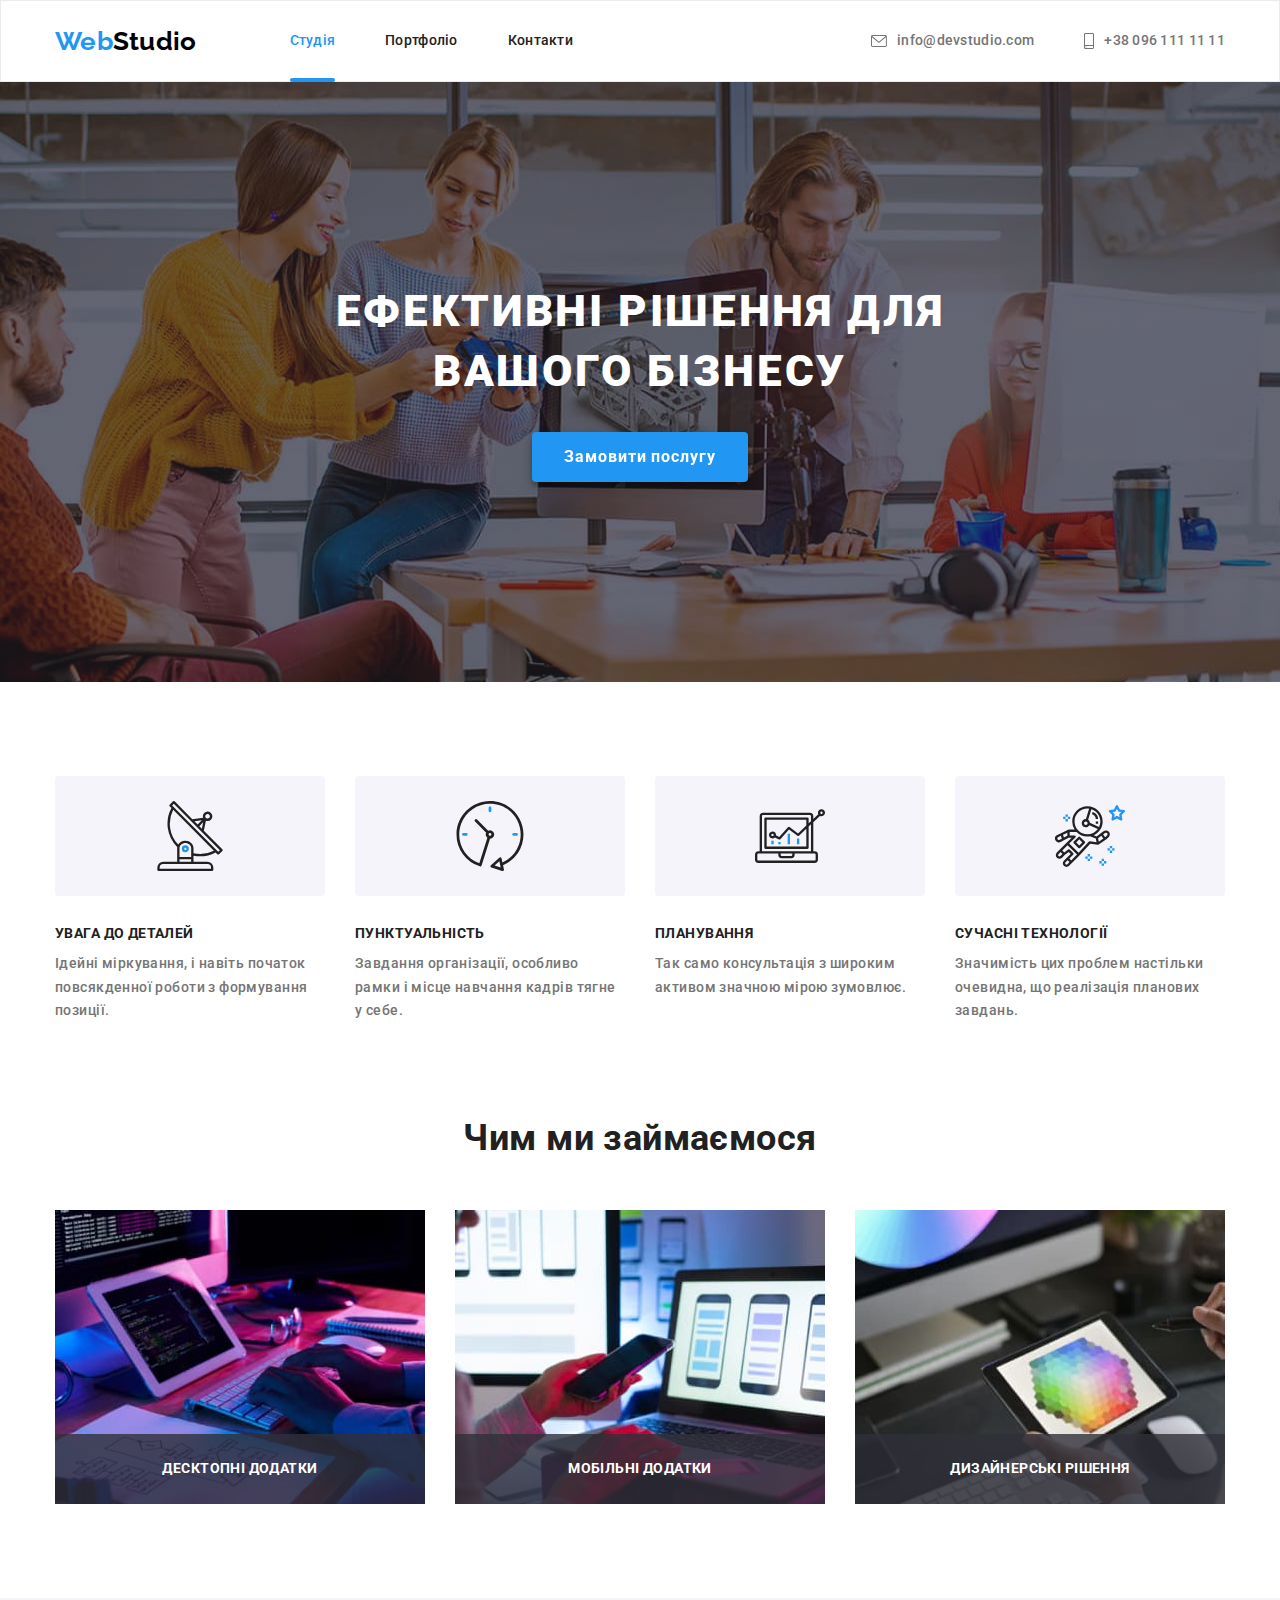
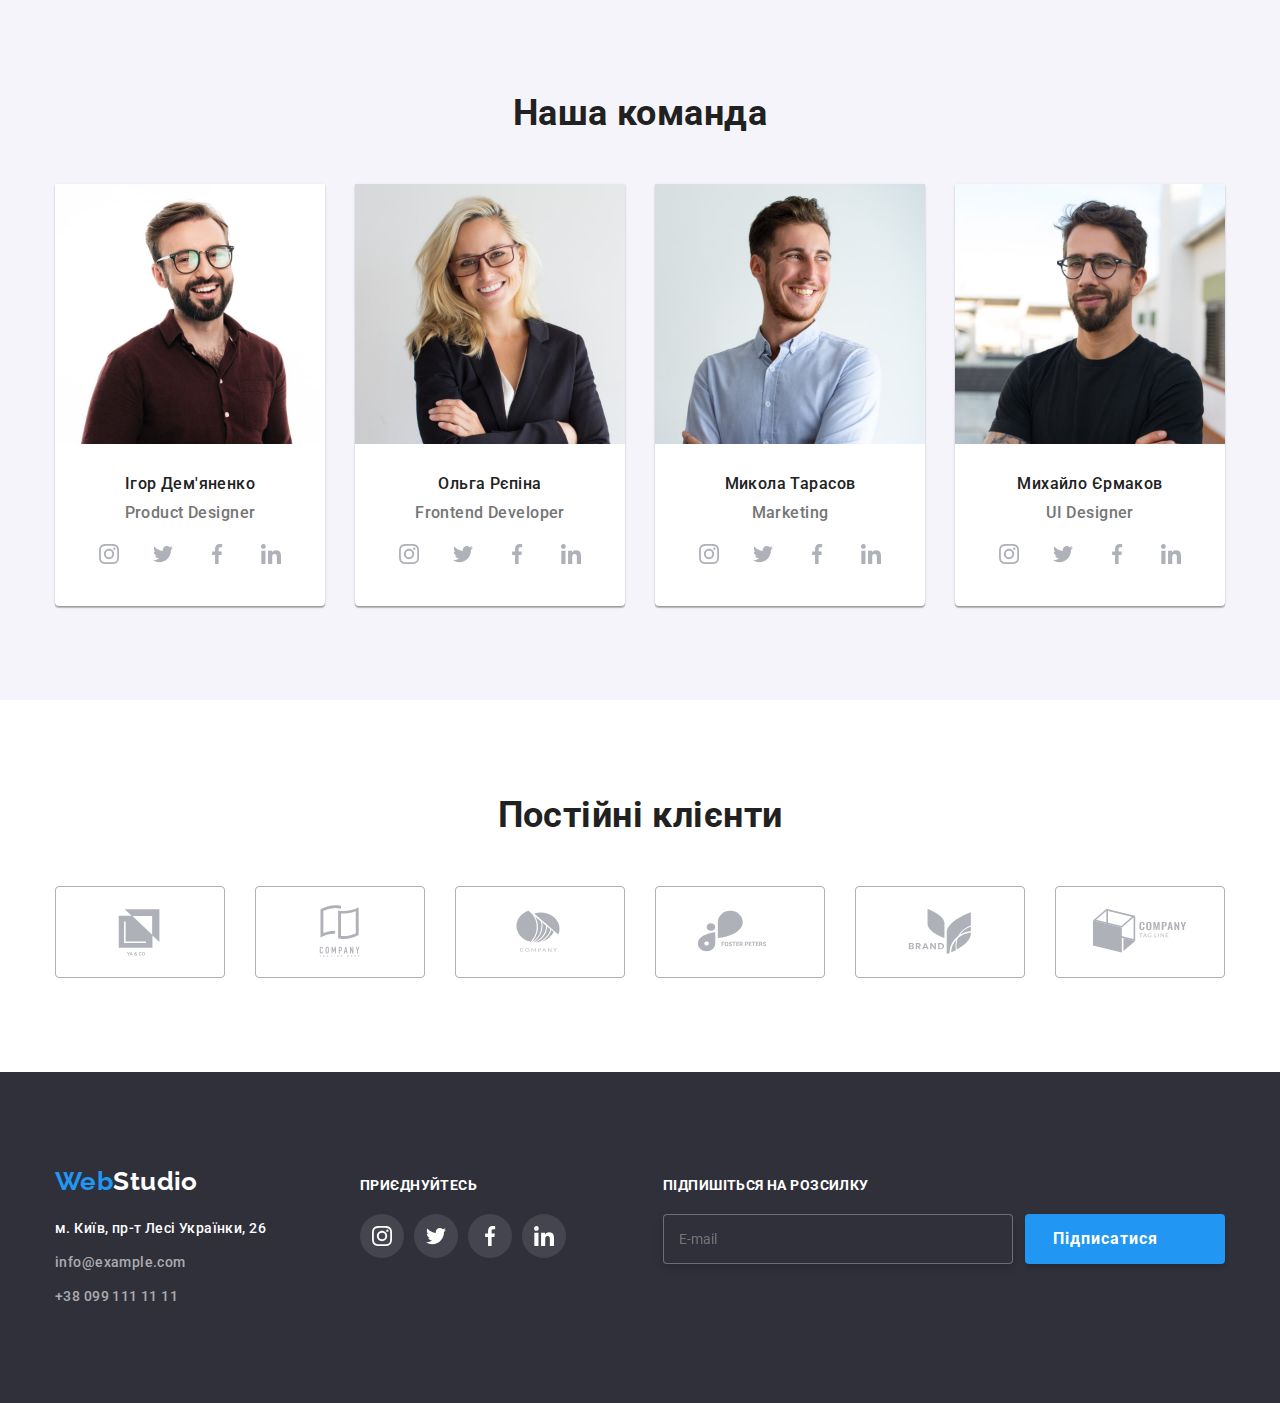
<file: index.html>
<!DOCTYPE html>
<html lang="uk">
  <head>
    <meta charset="UTF-8" />
    <meta http-equiv="X-UA-Compatible" content="IE=edge" />
    <meta name="viewport" content="width=device-width, initial-scale=1.0" />
    <title>WebStudio</title>
    <link rel="preconnect" href="https://fonts.googleapis.com" />
    <link rel="preconnect" href="https://fonts.gstatic.com" crossorigin />
    <link
      href="https://fonts.googleapis.com/css2?family=Raleway:wght@700&family=Roboto:wght@400;500;700;900&display=swap"
      rel="stylesheet"
    />
    <link rel="stylesheet" href="./css/modern-normalize.css" />
    <link rel="stylesheet" href="./css/styles.css" />
  </head>
  <body>
    <!-- Main navigation -->

    <header class="page-header">
      <div class="container page-header-container">
        <nav class="main-nav">
          <a class="page-logo-header" href="./index.html"
            >Web<span class="logo-part">Studio</span></a
          >
          <ul class="site-nav">
            <li class="nav-element">
              <a class="nav-link link-current" href="./index.html">Студія</a>
            </li>
            <li class="nav-element">
              <a class="nav-link" href="./portfolio.html">Портфоліо</a>
            </li>
            <li class="nav-element">
              <a class="nav-link" href="#">Контакти</a>
            </li>
          </ul>
        </nav>
        <ul class="contacts-nav">
          <li class="contact-element">
            <a class="header-contacts" href="mailto:info@devstudio.com">
              <svg class="header-contact-icon" width="16px" height="12px">
                <use href="./images/icons.svg#icon-envelope-hover"></use>
              </svg>
              info@devstudio.com</a
            >
          </li>
          <li class="contact-element">
            <a class="header-contacts" href="tel:+380961111111">
              <svg class="header-contact-icon" width="10px" height="16px">
                <use href="./images/icons.svg#icon-smartphone"></use>
              </svg>
              +38 096 111 11 11</a
            >
          </li>
        </ul>
      </div>
    </header>

    <!-- Main image -->
    <main>
      <!-- Hero section -->
      <section class="hero">
        <div class="container hero-container">
          <h1 class="hero-title">Ефективні рішення для вашого бізнесу</h1>
          <button class="hero-button" type="button" data-modal-open>
            Замовити послугу
          </button>
        </div>
      </section>
      <!-- Advantages -->
      <section class="section">
        <div class="container advantages-container">
          <h2 class="section-title visually-hidden">Наші переваги</h2>
          <ul class="features">
            <li class="features-card">
              <div class="feature-item">
                <svg class="feature-icon" width="70px" height="70px">
                  <use href="./images/icons.svg#icon-antenna-1"></use>
                </svg>
              </div>
              <h3 class="feature-title">Увага до деталей</h3>
              <p class="feature-text">
                Ідейні міркування, і навіть початок повсякденної роботи з
                формування позиції.
              </p>
            </li>
            <li class="features-card">
              <div class="feature-item">
                <svg class="feature-icon" width="70px" height="70px">
                  <use href="./images/icons.svg#icon-clock-1"></use>
                </svg>
              </div>
              <h3 class="feature-title">Пунктуальність</h3>
              <p class="feature-text">
                Завдання організації, особливо рамки і місце навчання кадрів
                тягне у себе.
              </p>
            </li>
            <li class="features-card">
              <div class="feature-item">
                <svg class="feature-icon" width="70px" height="70px">
                  <use href="./images/icons.svg#icon-diagram-1"></use>
                </svg>
              </div>
              <h3 class="feature-title">Планування</h3>
              <p class="feature-text">
                Так само консультація з широким активом значною мірою зумовлює.
              </p>
            </li>
            <li class="features-card">
              <div class="feature-item">
                <svg class="feature-icon" width="70px" height="70px">
                  <use href="./images/icons.svg#icon-astronaut-1"></use>
                </svg>
              </div>
              <h3 class="feature-title">Сучасні технології</h3>
              <p class="feature-text">
                Значимість цих проблем настільки очевидна, що реалізація
                планових завдань.
              </p>
            </li>
          </ul>
        </div>
      </section>
      <!-- Our work -->
      <section class="section-work section">
        <div class="container work-container">
          <h2 class="section-title">Чим ми займаємося</h2>
          <ul class="work-sample">
            <li>
              <div class="work-div">
                <img
                  src="./images/development.jpg"
                  alt="Програмування"
                  width="370"
                />
                <p class="label-work">Десктопні додатки</p>
              </div>
            </li>
            <li>
              <div class="work-div">
                <img
                  src="./images/mobileapp.jpg"
                  alt="Мобільні додатки"
                  width="370"
                />
                <p class="label-work">Мобільні додатки</p>
              </div>
            </li>
            <li>
              <div class="work-div">
                <img src="./images/design.jpg" alt="Дизайн" width="370" />
                <p class="label-work">Дизайнерські рішення</p>
              </div>
            </li>
          </ul>
        </div>
      </section>
      <!-- Team -->
      <section class="section-team section">
        <div class="container team-container">
          <h2 class="section-title">Наша команда</h2>
          <ul class="team">
            <li class="employee-card">
              <img
                src="./images/ihor_demyanenko.jpg"
                alt="Ігор Дем'яненко"
                width="270"
              />
              <div class="employee-description">
                <h3 class="employee-name">Ігор Дем'яненко</h3>
                <p class="employee-position" lang="en">Product Designer</p>
                <ul class="employee-sociallink">
                  <li class="employee-link-item">
                    <a class="employee-link" href="#">
                      <svg
                        lang="en"
                        aria-label="instagram icon"
                        class="social-link"
                        width="20px"
                        height="20px"
                      >
                        <use href="./images/icons.svg#icon-instagram2"></use>
                      </svg>
                    </a>
                  </li>
                  <li class="employee-link-item">
                    <a class="employee-link" href="#">
                      <svg
                        lang="en"
                        aria-label="twitter icon"
                        class="social-link"
                        width="20px"
                        height="20px"
                      >
                        <use href="./images/icons.svg#icon-twitter-1"></use>
                      </svg>
                    </a>
                  </li>
                  <li class="employee-link-item">
                    <a class="employee-link" href="#">
                      <svg
                        lang="en"
                        aria-label="facebook icon"
                        class="social-link"
                        width="20px"
                        height="20px"
                      >
                        <use href="./images/icons.svg#icon-facebook-1"></use>
                      </svg>
                    </a>
                  </li>
                  <li class="employee-link-item">
                    <a class="employee-link" href="#">
                      <svg
                        lang="en"
                        aria-label="linkedin icon"
                        class="social-link"
                        width="20px"
                        height="20px"
                      >
                        <use href="./images/icons.svg#icon-linkedin-1"></use>
                      </svg>
                    </a>
                  </li>
                </ul>
              </div>
            </li>
            <li class="employee-card">
              <img
                src="./images/olga_repina.jpg"
                alt="Ольга Рєпіна"
                width="270"
              />
              <div class="employee-description">
                <h3 class="employee-name">Ольга Рєпіна</h3>
                <p class="employee-position" lang="en">Frontend Developer</p>
                <ul class="employee-sociallink">
                  <li class="employee-link-item">
                    <a class="employee-link" href="#">
                      <svg
                        lang="en"
                        aria-label="instagram icon"
                        class="social-link"
                        width="20px"
                        height="20px"
                      >
                        <use href="./images/icons.svg#icon-instagram2"></use>
                      </svg>
                    </a>
                  </li>
                  <li class="employee-link-item">
                    <a class="employee-link" href="#">
                      <svg
                        lang="en"
                        aria-label="twitter icon"
                        class="social-link"
                        width="20px"
                        height="20px"
                      >
                        <use href="./images/icons.svg#icon-twitter-1"></use>
                      </svg>
                    </a>
                  </li>
                  <li class="employee-link-item">
                    <a class="employee-link" href="#">
                      <svg
                        lang="en"
                        aria-label="facebook icon"
                        class="social-link"
                        width="20px"
                        height="20px"
                      >
                        <use href="./images/icons.svg#icon-facebook-1"></use>
                      </svg>
                    </a>
                  </li>
                  <li class="employee-link-item">
                    <a class="employee-link" href="#">
                      <svg
                        lang="en"
                        aria-label="linkedin icon"
                        class="social-link"
                        width="20px"
                        height="20px"
                      >
                        <use href="./images/icons.svg#icon-linkedin-1"></use>
                      </svg>
                    </a>
                  </li>
                </ul>
              </div>
            </li>
            <li class="employee-card">
              <img
                src="./images/mykola_tarasov.jpg"
                alt="Микола Тарасов"
                width="270"
              />
              <div class="employee-description">
                <h3 class="employee-name">Микола Тарасов</h3>
                <p class="employee-position" lang="en">Marketing</p>
                <ul class="employee-sociallink">
                  <li class="employee-link-item">
                    <a class="employee-link" href="#">
                      <svg
                        lang="en"
                        aria-label="instagram icon"
                        class="social-link"
                        width="20px"
                        height="20px"
                      >
                        <use href="./images/icons.svg#icon-instagram2"></use>
                      </svg>
                    </a>
                  </li>
                  <li class="employee-link-item">
                    <a class="employee-link" href="#">
                      <svg
                        lang="en"
                        aria-label="twitter icon"
                        class="social-link"
                        width="20px"
                        height="20px"
                      >
                        <use href="./images/icons.svg#icon-twitter-1"></use>
                      </svg>
                    </a>
                  </li>
                  <li class="employee-link-item">
                    <a class="employee-link" href="#">
                      <svg
                        lang="en"
                        aria-label="facebook icon"
                        class="social-link"
                        width="20px"
                        height="20px"
                      >
                        <use href="./images/icons.svg#icon-facebook-1"></use>
                      </svg>
                    </a>
                  </li>
                  <li class="employee-link-item">
                    <a class="employee-link" href="#">
                      <svg
                        lang="en"
                        aria-label="linkedin icon"
                        class="social-link"
                        width="20px"
                        height="20px"
                      >
                        <use href="./images/icons.svg#icon-linkedin-1"></use>
                      </svg>
                    </a>
                  </li>
                </ul>
              </div>
            </li>
            <li class="employee-card">
              <img
                src="./images/myhailo_ermakov.jpg"
                alt="Михайло Єрмаков"
                width="270"
              />
              <div class="employee-description">
                <h3 class="employee-name">Михайло Єрмаков</h3>
                <p class="employee-position" lang="en">UI Designer</p>
                <ul class="employee-sociallink">
                  <li class="employee-link-item">
                    <a class="employee-link" href="#">
                      <svg
                        lang="en"
                        aria-label="instagram icon"
                        class="social-link"
                        width="20px"
                        height="20px"
                      >
                        <use href="./images/icons.svg#icon-instagram2"></use>
                      </svg>
                    </a>
                  </li>
                  <li class="employee-link-item">
                    <a class="employee-link" href="#">
                      <svg
                        lang="en"
                        aria-label="twitter icon"
                        class="social-link"
                        width="20px"
                        height="20px"
                      >
                        <use href="./images/icons.svg#icon-twitter-1"></use>
                      </svg>
                    </a>
                  </li>
                  <li class="employee-link-item">
                    <a class="employee-link" href="#">
                      <svg
                        lang="en"
                        aria-label="facebook icon"
                        class="social-link"
                        width="20px"
                        height="20px"
                      >
                        <use href="./images/icons.svg#icon-facebook-1"></use>
                      </svg>
                    </a>
                  </li>
                  <li class="employee-link-item">
                    <a class="employee-link" href="#">
                      <svg
                        lang="en"
                        aria-label="linkedin icon"
                        class="social-link"
                        width="20px"
                        height="20px"
                      >
                        <use href="./images/icons.svg#icon-linkedin-1"></use>
                      </svg>
                    </a>
                  </li>
                </ul>
              </div>
            </li>
          </ul>
        </div>
      </section>
      <section class="section-client section">
        <div class="container client-container">
          <h2 class="section-title">Постійні клієнти</h2>
          <ul class="client-list">
            <li class="client-list-item">
              <a class="client-link" href="#">
                <svg class="client-icon" width="106px" height="60px">
                  <use href="./images/icons.svg#icon-yaandco"></use>
                </svg>
              </a>
            </li>
            <li class="client-list-item">
              <a class="client-link" href="#">
                <svg class="client-icon" width="106px" height="60px">
                  <use href="./images/icons.svg#icon-tagline"></use>
                </svg>
              </a>
            </li>
            <li class="client-list-item">
              <a class="client-link" href="#">
                <svg class="client-icon" width="106px" height="60px">
                  <use href="./images/icons.svg#icon-company"></use>
                </svg>
              </a>
            </li>
            <li class="client-list-item">
              <a class="client-link" href="#">
                <svg class="client-icon" width="106px" height="60px">
                  <use href="./images/icons.svg#icon-fosterpeters"></use>
                </svg>
              </a>
            </li>
            <li class="client-list-item">
              <a class="client-link" href="#">
                <svg class="client-icon" width="106px" height="60px">
                  <use href="./images/icons.svg#icon-brand"></use>
                </svg>
              </a>
            </li>
            <li class="client-list-item">
              <a class="client-link" href="#">
                <svg class="client-icon" width="106px" height="60px">
                  <use href="./images/icons.svg#icon-companytag"></use>
                </svg>
              </a>
            </li>
          </ul>
        </div>
      </section>
    </main>
    <!-- Footer part -->
    <footer class="page-footer">
      <div class="container footer-container">
        <div class="address">
          <a class="page-logo-footer" href="./index.html"
            >Web<span class="footerlogo-part">Studio</span></a
          >
          <address>
            <ul class="footer-list">
              <li class="footer-adress">
                <a
                  class="location"
                  href="https://goo.gl/maps/CPtrU1FHBa2aNyZL9"
                  target="_blank"
                  rel="noopener noreferrer nofollow"
                  >м. Київ, пр-т Лесі Українки, 26</a
                >
              </li>
              <li class="footer-contacts">
                <a class="footer-econtacts" href="mailto:info@example.com"
                  >info@example.com</a
                >
              </li>
              <li class="footer-contacts">
                <a class="footer-econtacts" href="tel:+380991111111"
                  >+38 099 111 11 11</a
                >
              </li>
            </ul>
          </address>
        </div>
        <div class="footer-links">
          <p class="footer-social-title">Приєднуйтесь</p>
          <ul class="footer-link-list">
            <li>
              <a href="#" class="footer-social-link">
                <svg
                  lang="en"
                  aria-label="instagram icon"
                  class="social-link"
                  width="20px"
                  height="20px"
                >
                  <use href="./images/icons.svg#icon-instagram2"></use>
                </svg>
              </a>
            </li>
            <li>
              <a href="#" class="footer-social-link">
                <svg
                  lang="en"
                  aria-label="twitter icon"
                  class="social-link"
                  width="20px"
                  height="20px"
                >
                  <use href="./images/icons.svg#icon-twitter-1"></use>
                </svg>
              </a>
            </li>
            <li>
              <a href="#" class="footer-social-link">
                <svg
                  lang="en"
                  aria-label="facebook icon"
                  class="social-link"
                  width="20px"
                  height="20px"
                >
                  <use href="./images/icons.svg#icon-facebook-1"></use>
                </svg>
              </a>
            </li>
            <li>
              <a href="#" class="footer-social-link">
                <svg
                  lang="en"
                  aria-label="linkedin icon"
                  class="social-link"
                  width="20px"
                  height="20px"
                >
                  <use href="./images/icons.svg#icon-linkedin-1"></use>
                </svg>
              </a>
            </li>
          </ul>
        </div>
        <div class="subscription-container">
          <p class="footer-social-title">Підпишіться на розсилку</p>
          <form class="subscription-form">
            <label>
              <input
                class="subscription-text-input"
                type="email"
                name="user_email"
                pattern="/(^$|^.*@.*\..*$)/"
                placeholder="E-mail"
              />
            </label>
            <button class="subscription-button" type="submit">
              Підписатися
              <svg class="send-subscription-icon" width="24px" height="24px">
                <use href="images/icons.svg#icon-send"></use>
              </svg>
            </button>
          </form>
        </div>
      </div>
    </footer>
    <div class="backdrop is-hidden" data-modal>
      <div class="modal">
        <button type="button" class="modal-close" data-modal-close>
          <svg width="11px" height="11px">
            <use href="./images/icons.svg#icon-modal-close-sign"></use>
          </svg>
        </button>
        <form class="modal-form">
          <p class="modal-title">Залиште свої дані, ми вам передзвонимо</p>

          <label class="modal-field"
            ><span class="modal-field-name">Ім'я</span>

            <span class="modal-input-container">
              <input
                class="modal-input"
                type="text"
                name="user_name"
                pattern="[a-zA-zа-яА-ЯіІїЇ]"
              />
              <svg
                lang="en"
                aria-label="name icon"
                class="modal-icon"
                width="18px"
                height="18px"
              >
                <use href="./images/icons.svg#icon-name-modal"></use>
              </svg>
            </span>
          </label>
          <label class="modal-field"
            ><span class="modal-field-name">Телефон</span>
            <span class="modal-input-container">
              <input
                class="modal-input"
                type="tel"
                name="user_phone"
                pattern="/^\\(?([0-9]{3})\\)?[-.\\s]?([0-9]{3})[-.\\s]?([0-9]{4})$/"
              />
              <svg
                lang="en"
                aria-label="phone icon"
                class="modal-icon"
                width="18px"
                height="18px"
              >
                <use href="./images/icons.svg#icon-phone-modal"></use>
              </svg>
            </span>
          </label>
          <label class="modal-field"
            ><span class="modal-field-name">Пошта</span>
            <span class="modal-input-container">
              <input
                class="modal-input"
                type="email"
                name="user_email"
                pattern="/(^$|^.*@.*\..*$)/"
              />
              <svg
                lang="en"
                aria-label="e-mail icon"
                class="modal-icon"
                width="18px"
                height="18px"
              >
                <use href="./images/icons.svg#icon-email-modal"></use>
              </svg>
            </span>
          </label>
          <label class="modal-field"
            ><span class="modal-field-name">Коментар</span>
            <textarea
              class="modal-message"
              name="user_text"
              placeholder="Введіть текст"
            ></textarea>
          </label>
          <label class="modal-field-check">
            <input
              class="modal-check-form"
              type="checkbox"
              name="user-agreement"
              required
            />
            <svg class="modal-check-icon">
              <use
                class="modal-check-icon-box"
                href="./images/icons.svg#icon-check"
              ></use>
            </svg>
            <span class="agreement-text"
              >Погоджуюся з розсилкою та приймаю&nbsp;</span
            >
            <a class="agreement-link" href="#">Умови договору</a>
          </label>

          <button class="submit-modal-button" type="submit">Надіслати</button>
        </form>
      </div>
    </div>
    <script src="./js/modal.js"></script>
  </body>
</html>
</file>
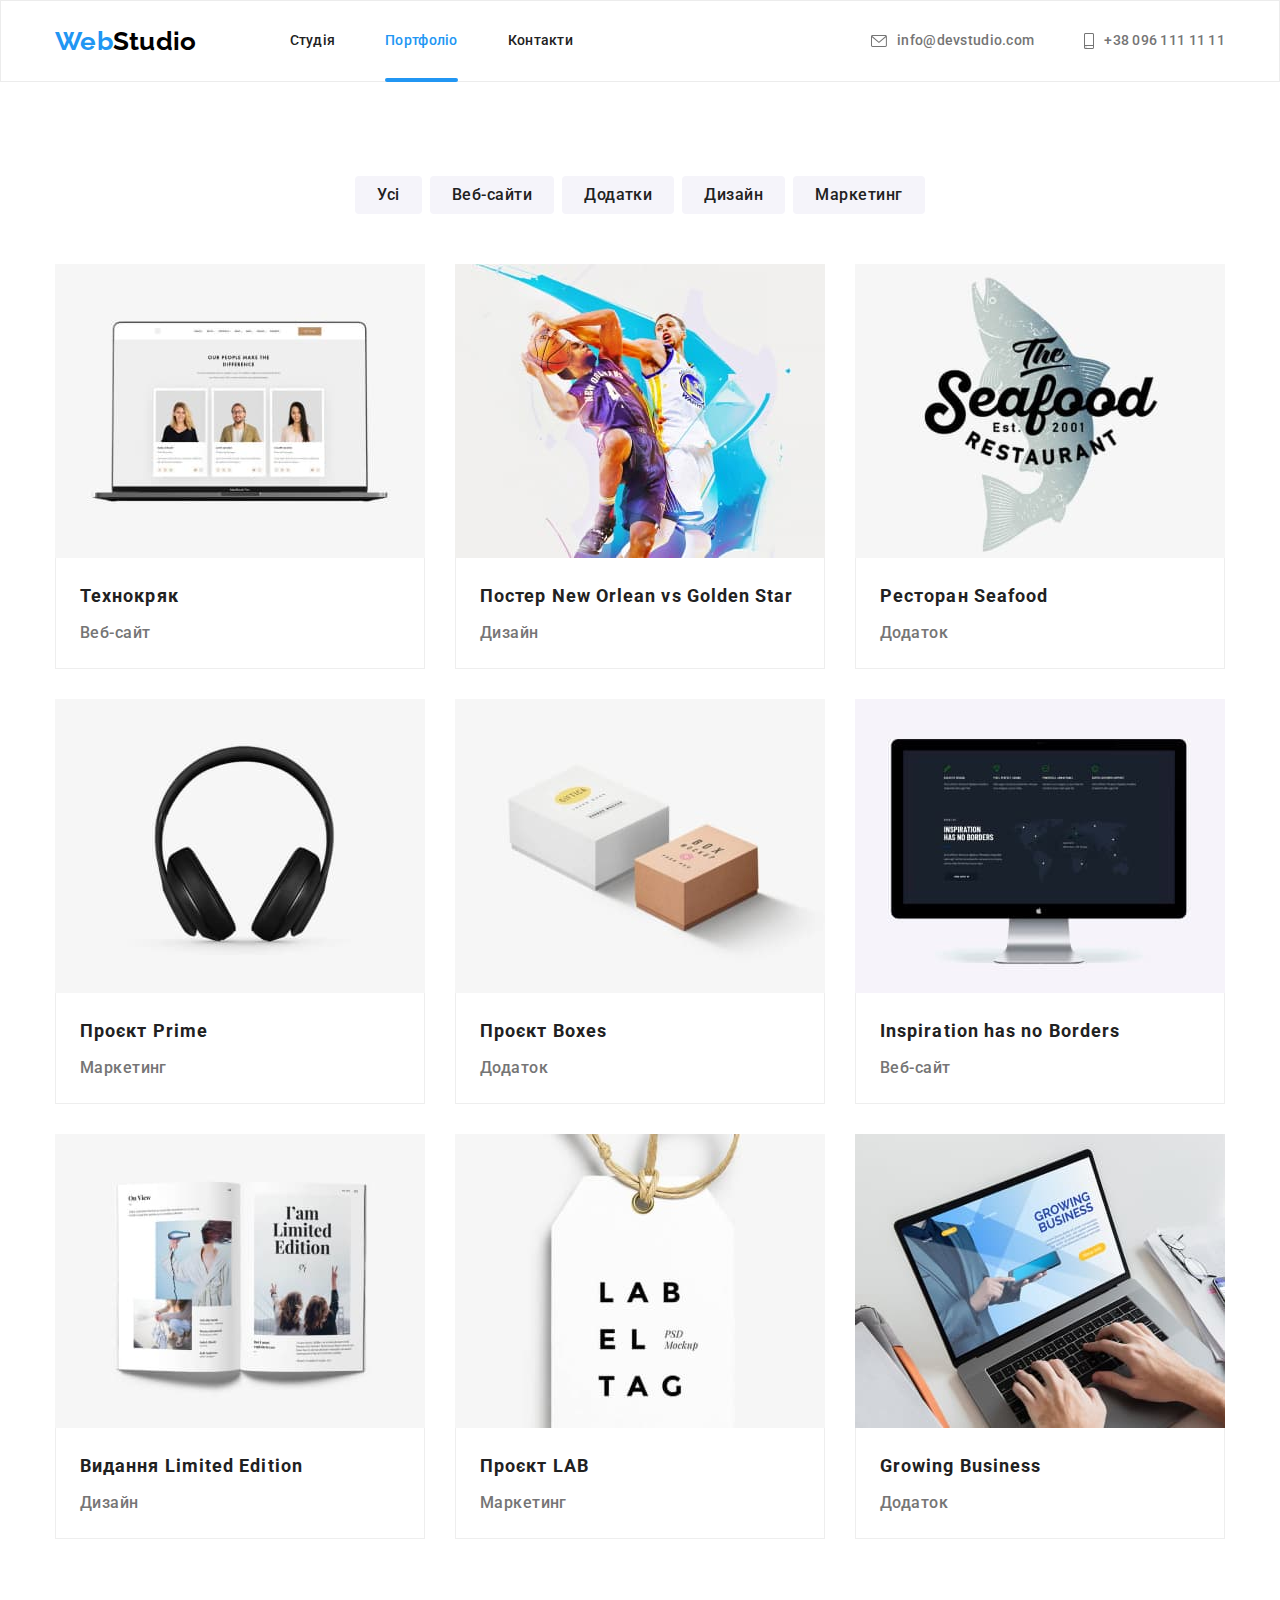
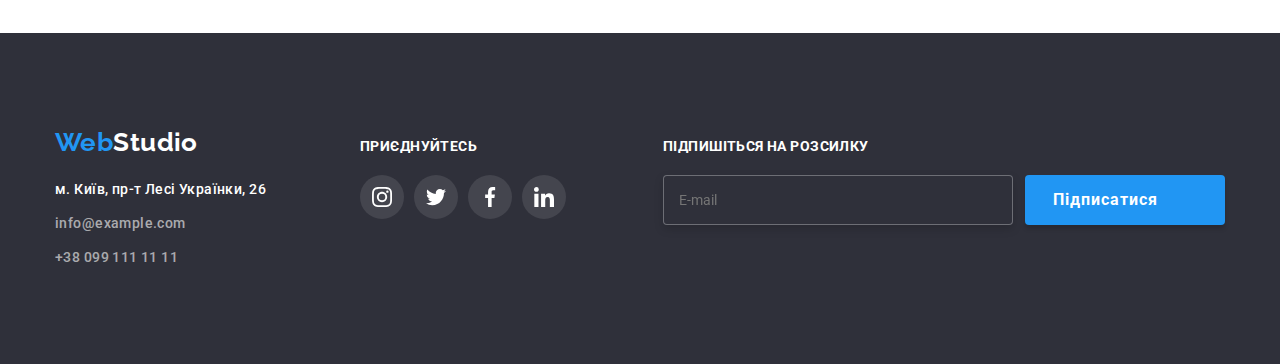
<file: portfolio.html>
<!DOCTYPE html>
<html lang="uk">
  <head>
    <meta charset="UTF-8" />
    <meta http-equiv="X-UA-Compatible" content="IE=edge" />
    <meta name="viewport" content="width=device-width, initial-scale=1.0" />
    <title>Portfolio</title>
    <link rel="preconnect" href="https://fonts.googleapis.com" />
    <link rel="preconnect" href="https://fonts.gstatic.com" crossorigin />
    <link
      href="https://fonts.googleapis.com/css2?family=Raleway:wght@700&family=Roboto:wght@400;500;700;900&display=swap"
      rel="stylesheet"
    />
    <link rel="stylesheet" href="./css/modern-normalize.css" />
    <link rel="stylesheet" href="./css/styles.css" />
  </head>
  <body>
    <!-- Main navigation -->
    <header class="page-header">
      <div class="container page-header-container">
        <nav class="main-nav">
          <a class="page-logo-header" href="./index.html"
            >Web<span class="logo-part">Studio</span></a
          >
          <ul class="site-nav">
            <li class="nav-element">
              <a class="nav-link" href="./index.html">Студія</a>
            </li>
            <li class="nav-element">
              <a class="nav-link link-current" href="./portfolio.html"
                >Портфоліо</a
              >
            </li>
            <li class="nav-element">
              <a class="nav-link" href="#">Контакти</a>
            </li>
          </ul>
        </nav>
        <ul class="contacts-nav">
          <li class="contact-element">
            <a class="header-contacts" href="mailto:info@devstudio.com">
              <svg class="header-contact-icon" width="16px" height="12px">
                <use href="./images/icons.svg#icon-envelope-hover"></use>
              </svg>
              info@devstudio.com</a
            >
          </li>
          <li class="contact-element">
            <a class="header-contacts" href="tel:+380961111111">
              <svg class="header-contact-icon" width="10px" height="16px">
                <use href="./images/icons.svg#icon-smartphone"></use>
              </svg>
              +38 096 111 11 11</a
            >
          </li>
        </ul>
      </div>
    </header>

    <!-- Main image -->
    <main>
      <!-- Filter button div -->
      <section class="section">
        <div class="container porfolio-container">
          <h1 class="visually-hidden">Portfolio</h1>
          <ul class="filter-list">
            <li>
              <button class="filter-button" type="button">Усі</button>
            </li>
            <li>
              <button class="filter-button" type="button">Веб-сайти</button>
            </li>
            <li>
              <button class="filter-button" type="button">Додатки</button>
            </li>
            <li>
              <button class="filter-button" type="button">Дизайн</button>
            </li>
            <li>
              <button class="filter-button" type="button">Маркетинг</button>
            </li>
          </ul>

          <!-- Portfolio div -->
          <ul class="portfolio-list">
            <li class="portfolio-card">
              <a class="portfolio-link" href="#">
                <div class="portfolio-overlay">
                  <img
                    src="./images/tehnokryak.jpg"
                    alt="Веб-сайт Технокряк"
                    width="370"
                  />
                  <p class="portfolio-overlay-text">
                    Ресурс пропонує комплексні пропозиції з різним рівнем
                    функціоналу та сервісів. Все це дозволить відвідувачу
                    отримати вичерпні відомості про компанію чи приватну особу.
                  </p>
                </div>
                <div class="project-description">
                  <h2 class="portfolio-name">Технокряк</h2>
                  <p class="portfolio-group">Веб-сайт</p>
                </div>
              </a>
            </li>
            <li class="portfolio-card">
              <a class="portfolio-link" href="#">
                <div class="portfolio-overlay">
                  <img
                    src="./images/neworlean.jpg"
                    alt="Постер New Orlean vs Golden Star"
                    width="370"
                  />
                  <p class="portfolio-overlay-text">
                    Ресурс пропонує комплексні пропозиції з різним рівнем
                    функціоналу та сервісів. Все це дозволить відвідувачу
                    отримати вичерпні відомості про компанію чи приватну особу.
                  </p>
                </div>
                <div class="project-description">
                  <h2 class="portfolio-name">
                    Постер New Orlean vs Golden Star
                  </h2>
                  <p class="portfolio-group">Дизайн</p>
                </div>
              </a>
            </li>
            <li class="portfolio-card">
              <a class="portfolio-link" href="#">
                <div class="portfolio-overlay">
                  <img
                    src="./images/seafood.jpg"
                    alt="Ресторан Seafood"
                    width="370"
                  />
                  <p class="portfolio-overlay-text">
                    Ресурс пропонує комплексні пропозиції з різним рівнем
                    функціоналу та сервісів. Все це дозволить відвідувачу
                    отримати вичерпні відомості про компанію чи приватну особу.
                  </p>
                </div>
                <div class="project-description">
                  <h2 class="portfolio-name">Ресторан Seafood</h2>
                  <p class="portfolio-group">Додаток</p>
                </div>
              </a>
            </li>
            <li class="portfolio-card">
              <a class="portfolio-link" href="#">
                <div class="portfolio-overlay">
                  <img
                    src="./images/prime.jpg"
                    alt="Проєкт Prime"
                    width="370"
                  />
                  <p class="portfolio-overlay-text">
                    Ресурс пропонує комплексні пропозиції з різним рівнем
                    функціоналу та сервісів. Все це дозволить відвідувачу
                    отримати вичерпні відомості про компанію чи приватну особу.
                  </p>
                </div>
                <div class="project-description">
                  <h2 class="portfolio-name">Проєкт Prime</h2>
                  <p class="portfolio-group">Маркетинг</p>
                </div>
              </a>
            </li>
            <li class="portfolio-card">
              <a class="portfolio-link" href="#">
                <div class="portfolio-overlay">
                  <img
                    src="./images/boxes.jpg"
                    alt="Проєкт Boxes"
                    width="370"
                  />
                  <p class="portfolio-overlay-text">
                    Ресурс пропонує комплексні пропозиції з різним рівнем
                    функціоналу та сервісів. Все це дозволить відвідувачу
                    отримати вичерпні відомості про компанію чи приватну особу.
                  </p>
                </div>
                <div class="project-description">
                  <h2 class="portfolio-name">Проєкт Boxes</h2>
                  <p class="portfolio-group">Додаток</p>
                </div>
              </a>
            </li>
            <li class="portfolio-card">
              <a class="portfolio-link" href="#">
                <div class="portfolio-overlay">
                  <img src="./images/inspiration.jpg" alt="" width="370" />
                  <p class="portfolio-overlay-text">
                    Ресурс пропонує комплексні пропозиції з різним рівнем
                    функціоналу та сервісів. Все це дозволить відвідувачу
                    отримати вичерпні відомості про компанію чи приватну особу.
                  </p>
                </div>
                <div class="project-description">
                  <h2 class="portfolio-name" lang="en">
                    Inspiration has no Borders
                  </h2>
                  <p class="portfolio-group">Веб-сайт</p>
                </div>
              </a>
            </li>
            <li class="portfolio-card">
              <a class="portfolio-link" href="#">
                <div class="portfolio-overlay">
                  <img
                    src="./images/limitededition.jpg"
                    alt="Видання Limited Edition"
                    width="370"
                  />
                  <p class="portfolio-overlay-text">
                    Ресурс пропонує комплексні пропозиції з різним рівнем
                    функціоналу та сервісів. Все це дозволить відвідувачу
                    отримати вичерпні відомості про компанію чи приватну особу.
                  </p>
                </div>
                <div class="project-description">
                  <h2 class="portfolio-name">Видання Limited Edition</h2>
                  <p class="portfolio-group">Дизайн</p>
                </div>
              </a>
            </li>
            <li class="portfolio-card">
              <a class="portfolio-link" href="#">
                <div class="portfolio-overlay">
                  <img src="./images/lab.jpg" alt="Проєкт LAB" width="370" />
                  <p class="portfolio-overlay-text">
                    Ресурс пропонує комплексні пропозиції з різним рівнем
                    функціоналу та сервісів. Все це дозволить відвідувачу
                    отримати вичерпні відомості про компанію чи приватну особу.
                  </p>
                </div>
                <div class="project-description">
                  <h2 class="portfolio-name">Проєкт LAB</h2>
                  <p class="portfolio-group">Маркетинг</p>
                </div>
              </a>
            </li>
            <li class="portfolio-card">
              <a class="portfolio-link" href="#">
                <div class="portfolio-overlay">
                  <img
                    src="./images/growingbis.jpg"
                    alt="Growing Business"
                    width="370"
                  />
                  <p class="portfolio-overlay-text">
                    Ресурс пропонує комплексні пропозиції з різним рівнем
                    функціоналу та сервісів. Все це дозволить відвідувачу
                    отримати вичерпні відомості про компанію чи приватну особу.
                  </p>
                </div>
                <div class="project-description">
                  <h2 class="portfolio-name" lang="en">Growing Business</h2>
                  <p class="portfolio-group">Додаток</p>
                </div>
              </a>
            </li>
          </ul>
        </div>
      </section>
    </main>
    <!-- Footer part -->
    <footer class="page-footer">
      <div class="container footer-container">
        <div class="address">
          <a class="page-logo-footer" href="./index.html"
            >Web<span class="footerlogo-part">Studio</span></a
          >
          <address>
            <ul class="footer-list">
              <li class="footer-adress">
                <a
                  class="location"
                  href="https://goo.gl/maps/CPtrU1FHBa2aNyZL9"
                  target="_blank"
                  rel="noopener noreferrer nofollow"
                  >м. Київ, пр-т Лесі Українки, 26</a
                >
              </li>
              <li class="footer-contacts">
                <a class="footer-econtacts" href="mailto:info@example.com"
                  >info@example.com</a
                >
              </li>
              <li class="footer-contacts">
                <a class="footer-econtacts" href="tel:+380991111111"
                  >+38 099 111 11 11</a
                >
              </li>
            </ul>
          </address>
        </div>
        <div class="footer-links">
          <p class="footer-social-title">Приєднуйтесь</p>
          <ul class="footer-link-list">
            <li>
              <a href="#" class="footer-social-link">
                <svg
                  lang="en"
                  aria-label="instagram icon"
                  class="social-link"
                  width="20px"
                  height="20px"
                >
                  <use href="./images/icons.svg#icon-instagram2"></use>
                </svg>
              </a>
            </li>
            <li>
              <a href="#" class="footer-social-link">
                <svg
                  lang="en"
                  aria-label="twitter icon"
                  class="social-link"
                  width="20px"
                  height="20px"
                >
                  <use href="./images/icons.svg#icon-twitter-1"></use>
                </svg>
              </a>
            </li>
            <li>
              <a href="#" class="footer-social-link">
                <svg
                  lang="en"
                  aria-label="facebook icon"
                  class="social-link"
                  width="20px"
                  height="20px"
                >
                  <use href="./images/icons.svg#icon-facebook-1"></use>
                </svg>
              </a>
            </li>
            <li>
              <a href="#" class="footer-social-link">
                <svg
                  lang="en"
                  aria-label="linkedin icon"
                  class="social-link"
                  width="20px"
                  height="20px"
                >
                  <use href="./images/icons.svg#icon-linkedin-1"></use>
                </svg>
              </a>
            </li>
          </ul>
        </div>
        <div class="subscription-container">
          <p class="footer-social-title">Підпишіться на розсилку</p>
          <form class="subscription-form">
            <label>
              <input
                class="subscription-text-input"
                type="email"
                name="user_email"
                pattern="/(^$|^.*@.*\..*$)/"
                placeholder="E-mail"
              />
            </label>
            <button class="subscription-button" type="submit">
              Підписатися
              <svg class="send-subscription-icon" width="24px" height="24px">
                <use href="images/icons.svg#icon-send"></use>
              </svg>
            </button>
          </form>
        </div>
      </div>
    </footer>
  </body>
</html>
</file>
<file: css/styles.css>
:root {
  --primary-body-color: #ffffff;
  --secondary-body-colour: #f5f4fa;
  --primary-text-color: #757575;
  --accent-color: #2196f3;
  --footer-background-color: #2f303a;
  --text-color: #212121;
  --hero-button-active: #188ceb;
  --black: #000000;
  --border-portfolio-color: #eeeeee;
  --social-link-logo: #afb1b8;
  --transition-dur-and-func: 250ms cubic-bezier(0.4, 0, 0.2, 1);
}

/* General decoration */

.link,
.page-logo-header,
.page-logo-footer,
.portfolio-link,
.location,
.header-contacts,
.nav-link,
.footer-econtacts {
  text-decoration: none;
  cursor: pointer;
}

body {
  font-family: "Roboto", sans-serif;
  font-size: 14px;
  font-weight: 500;
  color: var(--primary-text-color);
  letter-spacing: 0.03em;
}

.site-nav,
.contacts-nav,
.features,
.work-sample,
.team,
.footer-adress,
.footer-contacts,
.filter-list,
.portfolio-list,
.client-list,
.employee-sociallink,
.feature-cards,
.footer-link-list {
  list-style: none;
}

.header-contacts:hover,
.header-contacts:focus,
.nav-link:hover,
.nav-link:focus,
.footer-econtacts:hover,
.footer-econtacts:focus,
.location:hover,
.location:focus {
  color: var(--accent-color);
}

.visually-hidden {
  position: absolute;
  white-space: nowrap;
  width: 1px;
  height: 1px;
  overflow: hidden;
  border: 0;
  padding: 0;
  clip: rect(0 0 0 0);
  clip-path: inset(50%);
  margin: -1px;
}

/* Logo */

.page-logo-header,
.page-logo-footer {
  font-family: "Raleway", sans-serif;
  font-weight: 700;
  font-size: 26px;
  line-height: 1.19;
  color: var(--accent-color);
}

.logo-part {
  font-family: "Raleway", sans-serif;
  font-weight: 700;
  font-size: 26px;
  line-height: 1.19;
  color: var(--black);
}

/* Nav section */

.nav-link {
  line-height: 1.14;
  letter-spacing: 0.02em;
  color: var(--text-color);
  transition: color var(--transition-dur-and-func);
}

.page-header {
  line-height: 1.34;
  letter-spacing: 0.02em;
  border: 1px solid #ececec;
  /* box-shadow: 0px 4px 4px rgba(0, 0, 0, 0.25); */
}

.header-contacts {
  line-height: 1.14;
  letter-spacing: 0.02em;
  color: var(--primary-text-color);
  transition: color var(--transition-dur-and-func);
}

/* Footer */

.page-footer {
  background-color: var(--footer-background-color);
}

.footerlogo-part {
  font-family: "Raleway", sans-serif;
  font-weight: 700;
  font-size: 26px;
  line-height: 1.19;
  color: var(--primary-body-color);
}

.location {
  line-height: 1.71;
  color: var(--primary-body-color);
  transition: color var(--transition-dur-and-func);
}

.footer-adress {
  font-style: normal;
  line-height: 1.71;
  color: var(--primary-body-color);
}

.footer-econtacts {
  font-style: normal;
  line-height: 1.71;
  color: rgba(255, 255, 255, 0.6);
  transition: color var(--transition-dur-and-func);
}

/* Hero main */

.hero {
  background-color: var(--footer-background-color);
  background-image: linear-gradient(
      rgba(47, 48, 58, 0.4),
      rgba(47, 48, 58, 0.4)
    ),
    url(../images/hero.jpg);
  max-width: 1600px;
  margin-left: auto;
  margin-right: auto;
  background-repeat: no-repeat;
  background-position: center;
}

.hero-button {
  font-family: inherit;
  font-weight: 700;
  font-size: 16px;
  line-height: 1.88;
  align-items: center;
  text-align: center;
  letter-spacing: 0.06em;
  color: var(--primary-body-color);
  cursor: pointer;
  background-color: var(--accent-color);
  box-shadow: 0px 4px 4px rgba(0, 0, 0, 0.15);
  border-radius: 4px;
  border: none;
  width: 216px;
  left: 692px;
  height: 50px;
  top: 430px;
  filter: drop-shadow(0px 4px 4px rgba(0, 0, 0, 0.25));
  padding-top: 10px;
  padding-bottom: 10px;
  transition: color var(--transition-dur-and-func),
    background-color var(--transition-dur-and-func);
}

.hero-button:focus,
.hero-button:hover {
  color: var(--primary-body-color);
  background-color: var(--hero-button-active);
  /* border: 1px solid var(--black);
  box-shadow: 0px 4px 4px rgba(0, 0, 0, 0.15); */
}

.hero-title {
  font-weight: 900;
  font-size: 44px;
  line-height: 1.36;
  text-align: center;
  letter-spacing: 0.06em;
  text-transform: uppercase;
  color: var(--primary-body-color);
}

.section-title {
  font-weight: 700;
  font-size: 36px;
  line-height: 1.17;
  text-align: center;
  color: var(--text-color);
  margin-bottom: 50px;
  margin-top: 0;
}

/* Feature section */

.feature-title {
  font-size: 14px;
  font-weight: 700;
  line-height: 1.14;
  text-transform: uppercase;
  color: var(--text-color);
  margin-top: 0;
  margin-bottom: 10px;
}

.feature-text {
  line-height: 1.71;
  margin: 0;
}

/* Our team */

.section-team {
  background-color: var(--secondary-body-colour);
}

.employee-card {
  background-color: var(--primary-body-color);
  text-align: center;
  box-shadow: 0px 1px 3px rgba(0, 0, 0, 0.12), 0px 1px 1px rgba(0, 0, 0, 0.14),
    0px 2px 1px rgba(0, 0, 0, 0.2);
  border-radius: 0px 0px 4px 4px;
}

.employee-name {
  font-weight: 500;
  font-size: 16px;
  line-height: 1.19;
  color: var(--text-color);
  margin-bottom: 10px;
}

.employee-position {
  font-size: 16px;
  line-height: 1.19;
  margin-bottom: 10px;
}

/* Portfolio main */

.filter-button {
  font-family: inherit;
  font-weight: inherit;
  font-size: 16px;
  line-height: 1.62;
  text-align: center;
  letter-spacing: 0.03em;
  color: var(--text-color);
  cursor: pointer;
  border: none;
  background: var(--secondary-body-colour);
  border-radius: 4px;
  padding-top: 6px;
  padding-bottom: 6px;
  padding-left: 22px;
  padding-right: 22px;
  transition: color var(--transition-dur-and-func),
    background-color var(--transition-dur-and-func),
    box-shadow var(--transition-dur-and-func);
}
.filter-button:hover,
.filter-button:focus,
.filter-button:active {
  color: var(--primary-body-color);
  background-color: var(--accent-color);
  box-shadow: 0px 3px 1px rgba(0, 0, 0, 0.1), 0px 1px 2px rgba(0, 0, 0, 0.08),
    0px 2px 2px rgba(0, 0, 0, 0.12);
}

.portfolio-name {
  font-style: normal;
  font-weight: 700;
  font-size: 18px;
  line-height: 2;
  letter-spacing: 0.06em;
  color: var(--text-color);
}
.portfolio-group {
  font-size: 16px;
  line-height: 1.88;
  color: var(--primary-text-color);
  display: inline-block;
}

.project-description {
  border-left: 1px solid var(--border-portfolio-color);
  border-bottom: 1px solid var(--border-portfolio-color);
  border-right: 1px solid var(--border-portfolio-color);
}

.page-header-container,
.work-sample {
  display: flex;
  justify-content: space-between;
  align-items: center;
}

.container {
  margin-left: auto;
  margin-right: auto;
  width: 1200px;
  padding-left: 15px;
  padding-right: 15px;
}

.main-nav,
.site-nav,
.contacts-nav {
  display: flex;
  justify-content: space-between;
  align-items: center;
  padding-left: 0;
}

.contacts-nav {
  padding-left: 0;
  padding-right: 0;
}

.features {
  display: flex;
  align-items: flex-start;
  gap: 30px;
  padding-left: 0;
}

.features-card {
  width: 270px;
}

.container-section-work {
  display: flex;
  justify-content: space-around;
  align-items: center;
}

img {
  display: block;
}

.nav-link,
.header-contacts {
  display: block;
  padding-top: 32px;
  padding-bottom: 32px;
}

.page-logo-header {
  padding-top: 24px;
  padding-bottom: 24px;
  margin-right: 93px;
}

.team {
  display: flex;
  justify-content: space-around;
  align-items: center;
  padding-left: 0;
  margin-bottom: 0;
  margin-top: 0;
}

.employee-card:not(:nth-child(4n)) {
  margin-right: 30px;
}

.site-nav,
.hero-title,
.contacts-nav {
  margin: 0;
}

.nav-element:not(:last-child),
.contact-element:first-child {
  margin-right: 50px;
}

.hero-container {
  /* padding-top: 200px;
  padding-bottom: 200px; */
  width: 696px;
  text-align: center;
  align-items: center;
}

.hero {
  padding-top: 200px;
  padding-bottom: 200px;
}

.section,
.page-footer {
  padding-top: 94px;
  padding-bottom: 94px;
  margin-top: 0;
  margin-bottom: 0;
}

.hero-title {
  margin-bottom: 30px;
  align-items: center;
}

.hero-button {
  display: inline-block;
}
.filter-list,
.portfolio-list {
  display: flex;
}

.filter-list {
  justify-content: center;
  align-items: center;
  gap: 8px;
}

.portfolio-list {
  flex-wrap: wrap;
  gap: 30px;
}

.work-sample {
  margin-top: 0;
  margin-bottom: 0;
  padding-left: 0;
}

.filter-list {
  margin-top: 0;
  margin-bottom: 50px;
  padding-left: 0;
}

.section-work {
  padding-top: 0;
}

.employee-description {
  padding: 30px;
}

h3,
p {
  margin-top: 0;
  margin-bottom: 0;
}

.features,
.footer-list,
.portfolio-list {
  margin-top: 0;
  margin-bottom: 0;
}

.footer-list,
.portfolio-list {
  padding-left: 0;
}

.footer-list {
  margin-top: 20px;
  width: 231px;
}

.footer-contacts {
  margin-top: 10px;
}

.portfolio-card {
  width: 370px;
}

.portfolio-name {
  margin-top: 0;
  margin-bottom: 4px;
}

.project-description {
  padding-top: 20px;
  padding-left: 24px;
  padding-bottom: 20px;
  padding-right: 24px;
}

.employee-sociallink {
  display: flex;
  gap: 10px;
  justify-content: center;
}

.client-list {
  display: flex;
  justify-items: center;
  align-items: center;
  gap: 30px;
  padding-left: 0;
  margin: 0;
}

.employee-sociallink {
  display: flex;
  align-items: center;
  justify-content: center;
  padding-left: 0;
}

.employee-link {
  display: flex;
  align-items: center;
  justify-content: center;
  width: 44px;
  height: 44px;
  border-radius: 50%;
  fill: var(--social-link-logo);
  transition: background-color var(--transition-dur-and-func),
    fill var(--transition-dur-and-func);
}

.employee-link:hover,
.employee-link:focus,
.footer-social-link:focus,
.footer-social-link:hover {
  background-color: var(--accent-color);
  fill: var(--primary-body-color);
}

.client-link {
  display: flex;
  justify-content: center;
  align-items: center;
  border: 1px solid var(--social-link-logo);
  fill: var(--social-link-logo);
  border-radius: 4px;
  width: 170px;
  height: 92px;
  transition: fill var(--transition-dur-and-func),
    border-color var(--transition-dur-and-func);
}

.client-link:hover,
.client-link:focus {
  fill: var(--accent-color);
  border-color: var(--accent-color);
}

/* .feature-title::before {
  content: url(./images/icons.svg#icon-diagram-1);
  width: 270px;
  height: 120px;
  display: flex;
  background-color: var(--secondary-body-colour);
  margin-bottom: 30px;
} */

.feature-cards {
  display: flex;
  padding-left: 0;
  gap: 30px;
}

.feature-item {
  background-color: var(--secondary-body-colour);
  border-radius: 4px;
  margin-bottom: 30px;
  height: 120px;
  display: flex;
  justify-content: center;
  align-items: center;
}

.portfolio-link:hover,
.portfolio-link:focus,
.portfolio-link:focus .portfolio-overlay-text,
.portfolio-link:hover .portfolio-overlay-text {
  box-shadow: 0px 1px 1px rgba(0, 0, 0, 0.12), 0px 4px 4px rgba(0, 0, 0, 0.06),
    1px 4px 6px rgba(0, 0, 0, 0.16);
  display: block;
  transform: translateY(0%);
}
/* .section,
.hero {
  width: 1600px;
  margin-left: auto;
  margin-right: auto;
} */

.footer-link-list {
  display: flex;
  padding-left: 0;
  gap: 10px;
  margin-bottom: 0;
  /* margin-top: 20px; */
}

.flexdiv-address {
  display: flex;
}

.footer-social-link {
  display: flex;
  align-items: center;
  justify-content: center;
  width: 44px;
  height: 44px;
  border-radius: 50%;
  background-color: rgba(255, 255, 255, 0.1);
  fill: var(--primary-body-color);
  transition: fill var(--transition-dur-and-func),
    background-color var(--transition-dur-and-func);
}

.footer-social-title {
  font-weight: 700;
  line-height: 1.14;
  text-transform: uppercase;
  color: var(--primary-body-color);
  margin-bottom: 20px;
}

.footer-container {
  display: flex;
  align-items: baseline;
  justify-content: space-between;
}

.header-contacts {
  display: flex;
  align-items: center;
}

.header-contact-icon {
  margin-right: 10px;
  fill: currentColor;
}

.work-div {
  position: relative;
}

.work-div > .label-work {
  position: absolute;
  bottom: 0;
  padding-top: 27px;
  padding-bottom: 27px;

  font-weight: 700;
  font-size: 14px;
  line-height: 1.14;
  text-transform: uppercase;
  background-color: rgba(47, 48, 58, 0.8);
  color: var(--primary-body-color);
  width: 100%;
  display: flex;
  align-items: center;
  justify-content: center;
}

.portfolio-overlay-text {
  display: flex;
  justify-content: center;
  align-items: center;
  font-weight: 400;
  font-size: 18px;
  line-height: 1.56;
  padding-left: 24px;
  padding-right: 24px;
  padding-top: 63px;
  padding-bottom: 63px;
  color: var(--primary-body-color);
  background-color: rgba(33, 150, 243, 0.9);
  position: absolute;
  overflow: auto;
  text-align: left;
  top: 0;
  left: 0;
  width: 100%;
  height: 100%;
  transform: translateY(100%);
  transition: var(--transition-dur-and-func);
}

.portfolio-overlay {
  position: relative;
  overflow: hidden;
}

.nav-link.link-current::after {
  content: "";
  width: 100%;
  height: 4px;
  background-color: var(--accent-color);
  border-radius: 2px;
  display: block;

  position: absolute;
  bottom: -1px;
}

.nav-link.link-current {
  color: var(--accent-color);
}

.nav-element {
  position: relative;
}

/* Modal window */

.backdrop {
  position: fixed;
  top: 0;
  left: 0;
  width: 100%;
  height: 100%;
  background-color: rgba(0, 0, 0, 0.2);
  z-index: 100;
  transition: opacity var(--transition-dur-and-func),
    visibility var(--transition-dur-and-func);
}

/* MODAL */

.modal {
  width: 528px;
  height: 581px;
  background-color: var(--primary-body-color);
  position: absolute;
  top: 50%;
  left: 50%;
  transform: translate(-50%, -50%);
  padding: 40px;
}

.modal-close {
  background: #ffffff;
  border: 1px solid rgba(0, 0, 0, 0.1);
  width: 30px;
  height: 30px;
  border-radius: 50%;
  padding: 0;
  display: flex;
  align-items: center;
  justify-content: center;
  position: absolute;
  right: 8px;
  top: 8px;
}

.modal-close:hover,
.modal-close:focus {
  fill: var(--accent-color);
  cursor: pointer;
}

.is-hidden {
  visibility: hidden;
  opacity: 0;
  pointer-events: none;
}

.submit-modal-button {
  background-color: var(--accent-color);
  width: 200px;
  height: 50px;
  box-shadow: 0px 4px 4px rgba(0, 0, 0, 0.15);
  border-radius: 4px;
  font-family: inherit;
  font-style: inherit;
  font-weight: 700;
  font-size: 16px;
  line-height: 1.88;
  align-self: center;
  text-align: center;
  letter-spacing: 0.06em;
  color: var(--primary-body-color);
  transition: background-color var(--transition-dur-and-func);
  border: none;
}

.submit-modal-button:hover,
.submit-modal-button:focus {
  background-color: var(--hero-button-active);
  cursor: pointer;
}

/* MODAL FORM */

.modal-title {
  font-family: "Roboto";
  font-style: normal;
  font-weight: 700;
  font-size: 20px;
  line-height: 23px;
  text-align: center;
  letter-spacing: 0.03em;

  color: var(--text-color);
  margin-bottom: 12px;
}

.modal-form {
  display: flex;
  flex-direction: column;
}

.modal-field-name {
  font-weight: 400;
  font-size: 12px;
  line-height: 1.14;
  letter-spacing: 0.01em;
  color: var(--primary-text-color);
  display: block;
  margin-bottom: 4px;
}

.modal-input {
  width: 100%;
  height: 40px;
  border: 1px solid rgba(33, 33, 33, 0.2);
  border-radius: 4px;
  padding-left: 42px;
  transition: border-color var(--transition-dur-and-func);
  cursor: pointer;
}

.modal-field {
  margin-bottom: 10px;
}

.modal-input-container {
  position: relative;
}

.modal-icon {
  position: absolute;
  top: 50%;
  left: 12px;
  transform: translateY(-50%);
  transition: fill var(--transition-dur-and-func);
}

.modal-input:focus + .modal-icon {
  fill: var(--accent-color);
}

.modal-input:focus {
  outline: none;
  border-color: var(--accent-color);
}

.modal-message {
  display: block;
  width: 100%;
  height: 120px;
  resize: none;
  border: 1px solid rgba(33, 33, 33, 0.2);
  border-radius: 4px;
  padding: 12px;
  transition: border-color var(--transition-dur-and-func);
  cursor: pointer;
}

.modal-message:focus,
.subscription-text-input:focus {
  outline: none;
  border-color: var(--accent-color);
}

.modal-message::placeholder {
  font-weight: 400;
  font-size: 12px;
  line-height: 1.17;
  letter-spacing: 0.01em;
  color: rgba(117, 117, 117, 0.5);
}

.modal-check-icon {
  height: 15px;
  width: 16px;
  border: 2px solid;
  border-color: var(--black);
  border-radius: 2px;
  cursor: pointer;
  margin-right: 9px;
}

.modal-check-icon-box {
  display: none;
}

.modal-check-form:checked + .modal-check-icon {
  background-color: var(--accent-color);
  border-color: var(--accent-color);
}

.modal-check-form:checked + .modal-check-icon .modal-check-icon-box {
  display: block;
  fill: var(--primary-body-color);
}

.modal-check-form:focus + .modal-check-icon {
  border-color: var(--accent-color);
}

.modal-check-form {
  appearance: none;
  position: absolute;
}

.modal-field-check {
  display: flex;
  align-items: center;
  margin-bottom: 30px;
}

.agreement-text {
  font-weight: 400;
  line-height: 1.71;
  letter-spacing: 0.03em;
  color: var(--primary-text-color);
}

.agreement-link {
  font-weight: 400;
  line-height: 1.71;
  text-decoration-line: underline;
  color: var(--accent-color);
}

/* SUBSRIPTION FORM */

.subscription-button {
  width: 200px;
  height: 50px;
  background: var(--accent-color);
  box-shadow: 0px 4px 4px rgba(0, 0, 0, 0.15);
  border-radius: 4px;
  transition: background-color var(--transition-dur-and-func);
  font-weight: 700;
  font-size: 16px;
  line-height: 1.88;
  letter-spacing: 0.06em;
  color: var(--primary-body-color);
  border: none;
  padding-top: 10px;
  padding-bottom: 10px;
  padding-left: 28px;
  padding-right: 28px;
  display: flex;
  align-items: center;
  text-align: center;
  gap: 10px;
}

.subscription-button:hover,
.subscription-button:focus {
  background-color: var(--hero-button-active);
}

.subscription-text-input {
  width: 350px;
  height: 50px;
  border: 1px solid rgba(255, 255, 255, 0.3);
  filter: drop-shadow(0px 4px 4px rgba(0, 0, 0, 0.15));
  border-radius: 4px;
  background-color: var(--footer-background-color);
  padding: 15px;
  color: var(--primary-body-color);
  transition: border-color var(--transition-dur-and-func);
}

.subscription-container {
  margin-left: 93px;
}

.footer-links {
  margin-left: 70px;
}

/* .send-subscription-icon {
  position: absolute;
} */

.subscription-form {
  display: flex;
  gap: 12px;
}

.send-subscription-icon {
  fill: var(--primary-body-color);
}
</file>
